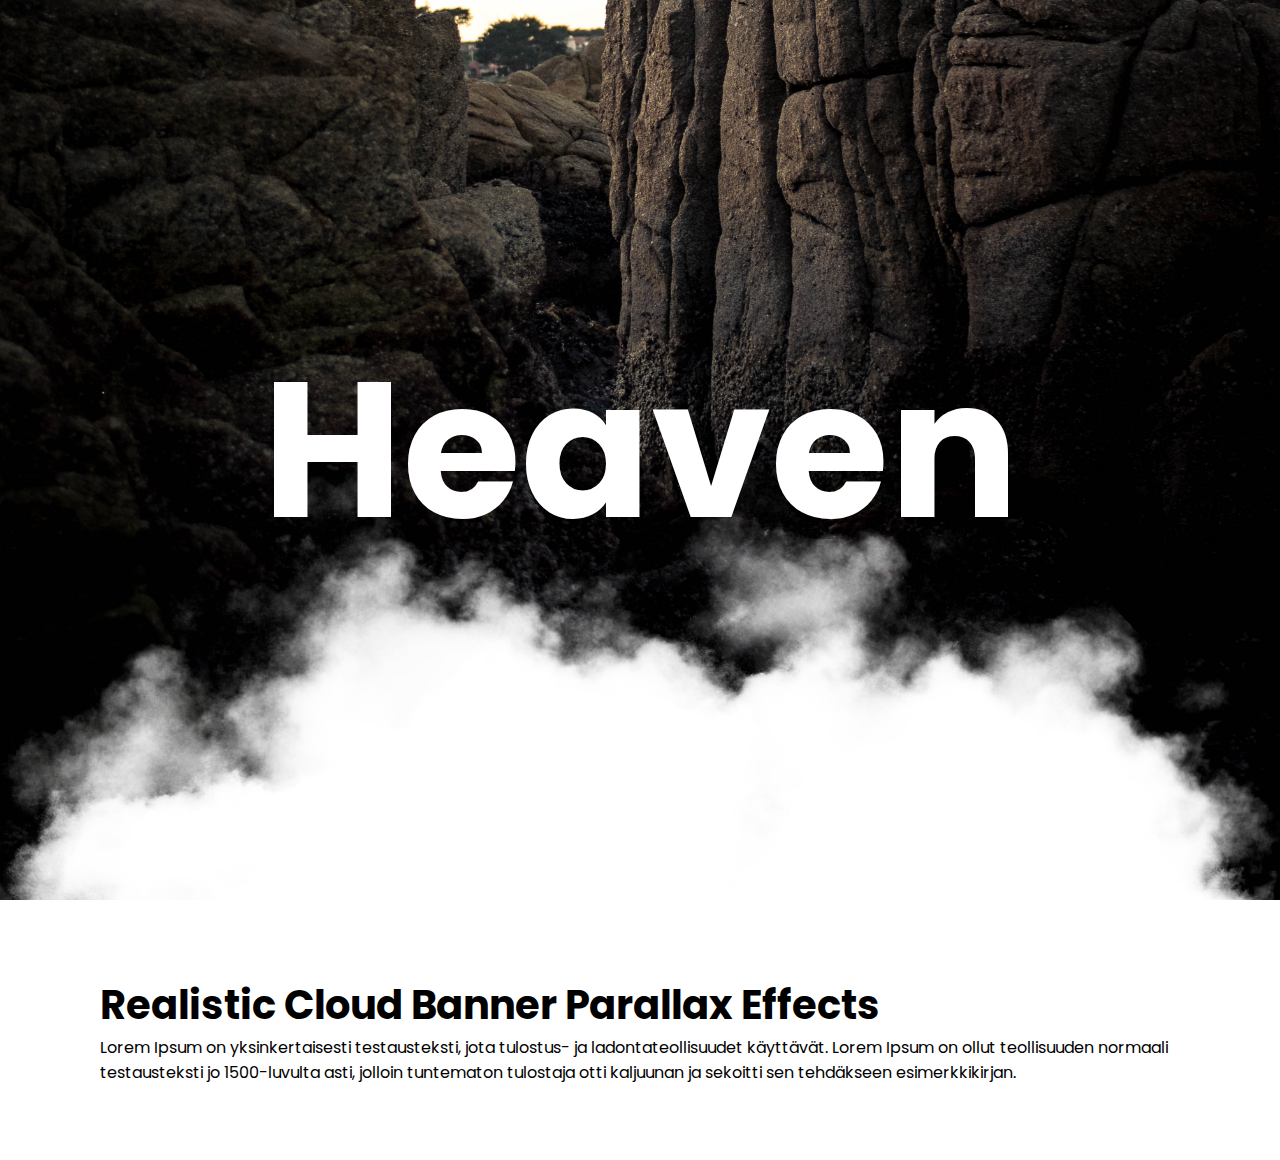
<file: backgrounds/clouds/index.html>
<!DOCTYPE html>
<html lang="en">
<head>
    <meta charset="UTF-8">
    <meta name="viewport" content="width=device-width, initial-scale=1.0">
    <link rel="stylesheet" type="text/css" href="style.css">
    <title>Clouds </title>
</head>
<body>
    <div class="banner">
     <h2 id="text">Heaven</h2>
     <div class="clouds">
      <img src="./img/cloud1.png" style="--i:1;">
      <img src="./img/cloud2.png" style="--i:2;">
      <img src="./img/cloud3.png" style="--i:3;">
      <img src="./img/cloud4.png" style="--i:4;">
      <img src="./img/cloud5.png" style="--i:5;">
      <img src="./img/cloud1.png" style="--i:10;">
      <img src="./img/cloud2.png" style="--i:9;">
      <img src="./img/cloud3.png" style="--i:8;">
      <img src="./img/cloud4.png" style="--i:7;">
      <img src="./img/cloud5.png" style="--i:6;">
     </div>
    </div>
    <section>
        <h2> Realistic Cloud Banner Parallax Effects</h2>
        <p>Lorem Ipsum on yksinkertaisesti testausteksti, jota tulostus- ja ladontateollisuudet käyttävät. Lorem Ipsum on ollut teollisuuden normaali testausteksti jo 1500-luvulta asti, jolloin tuntematon tulostaja otti kaljuunan ja sekoitti sen tehdäkseen esimerkkikirjan.</p>
    </section>
    <script type="text/javascript">
    let text = document.getElementById('text');
    window.addEventListener('scroll' , function(){
        let value = window.scrollY;
        text.style.marginBottom = value * 2 + 'px';
    })

    </script>
    
</body>
</html>
</file>
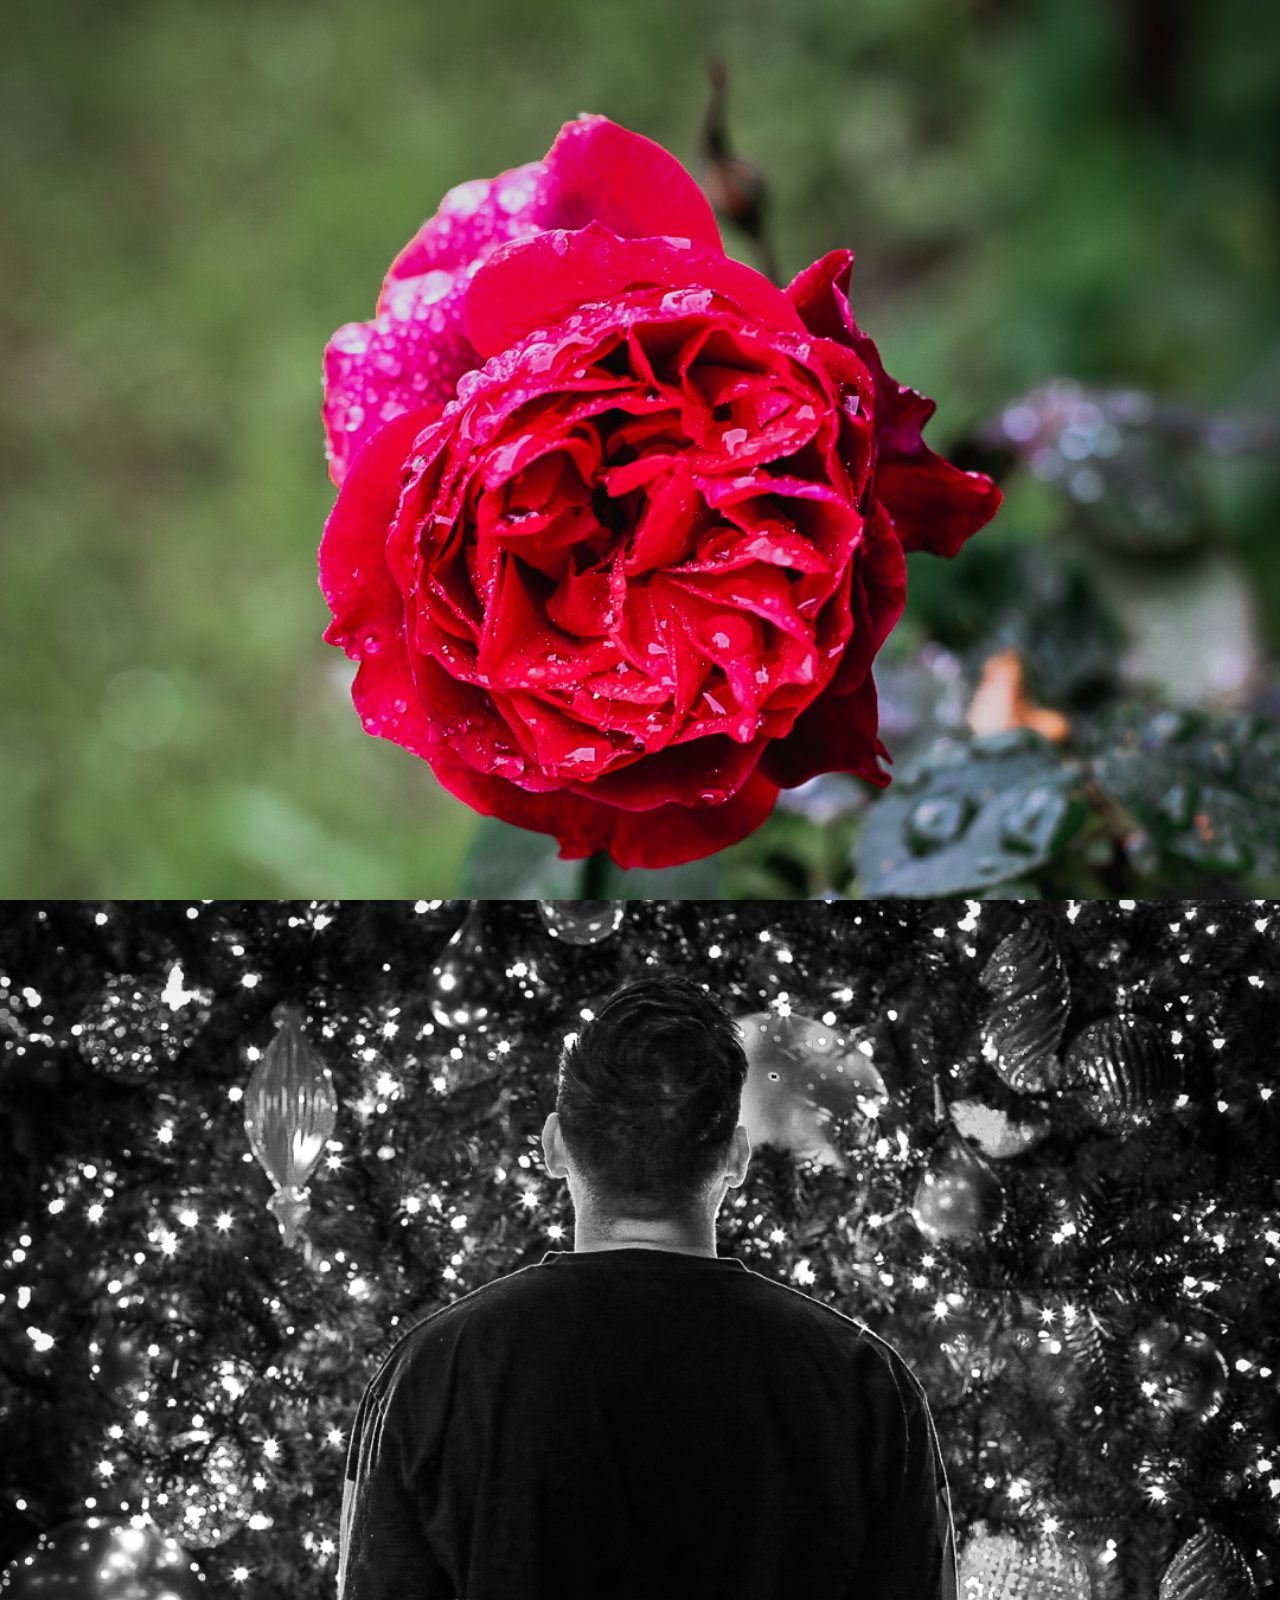
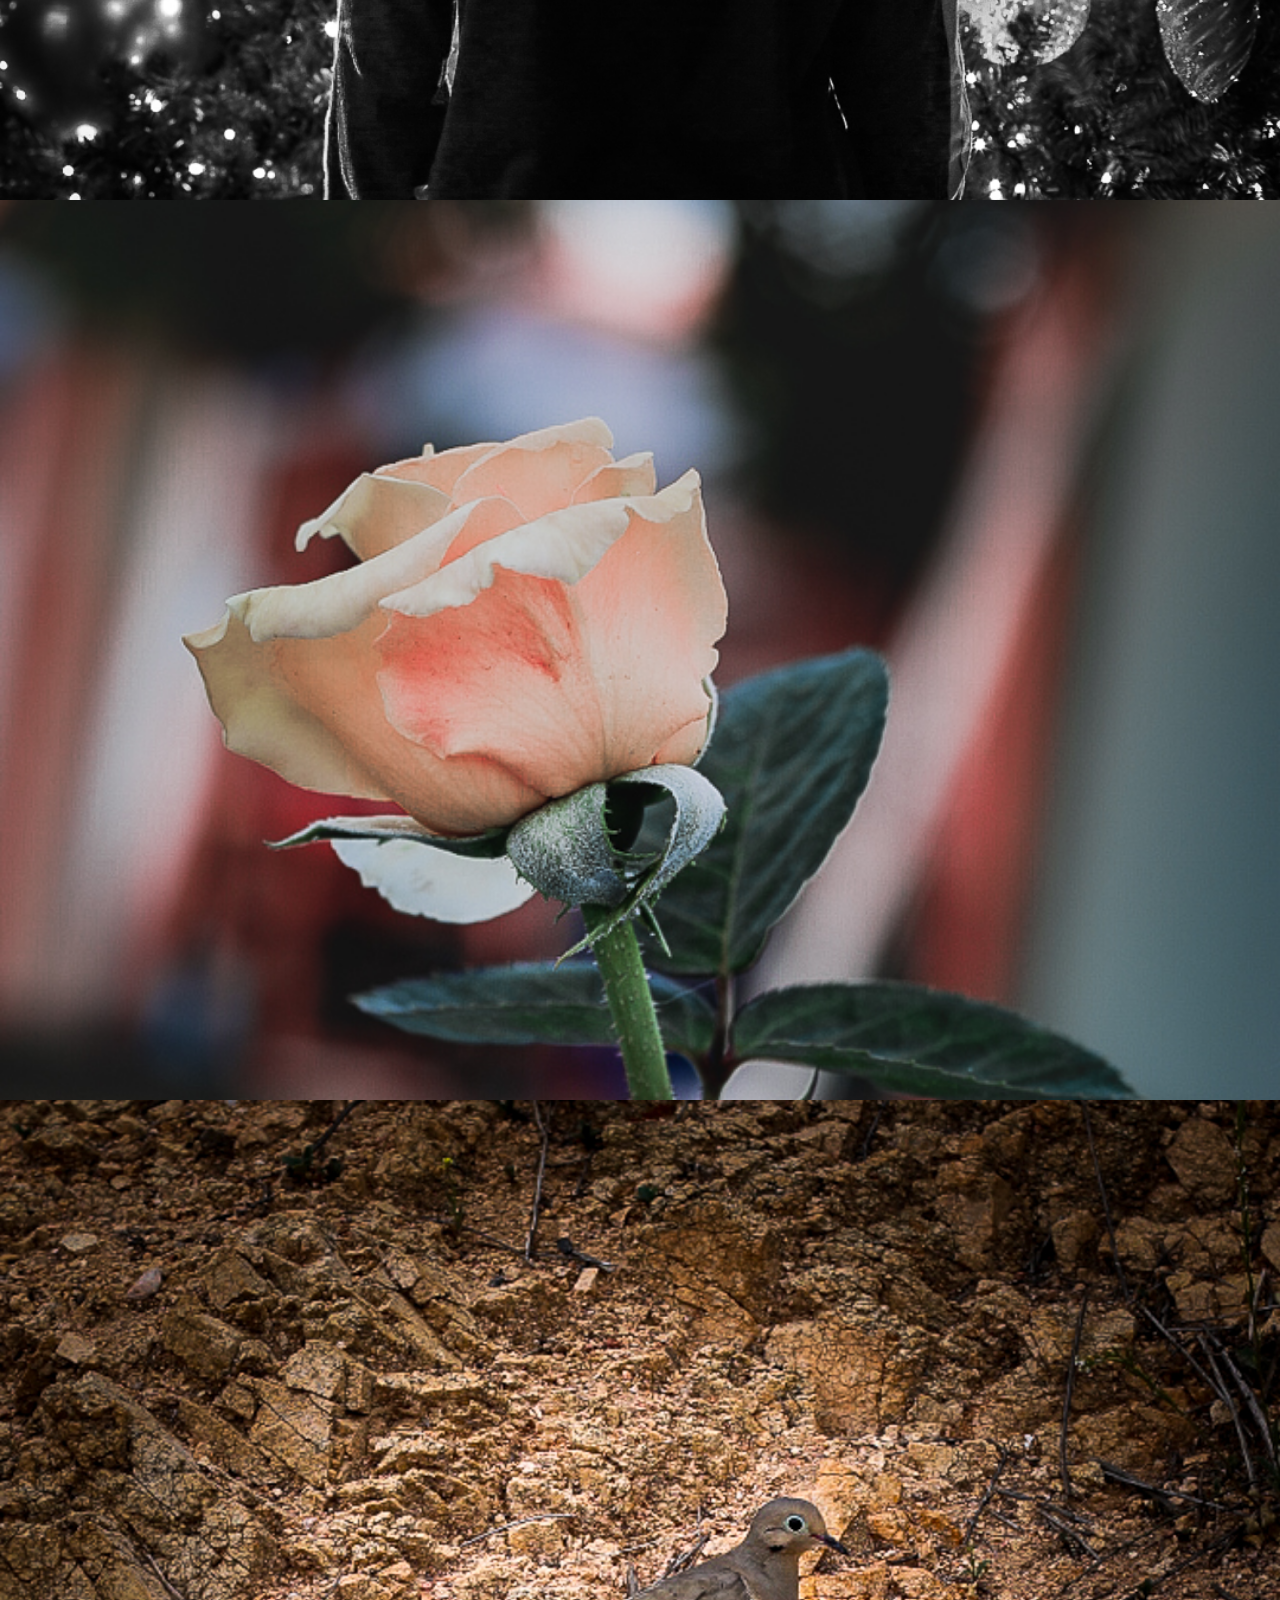
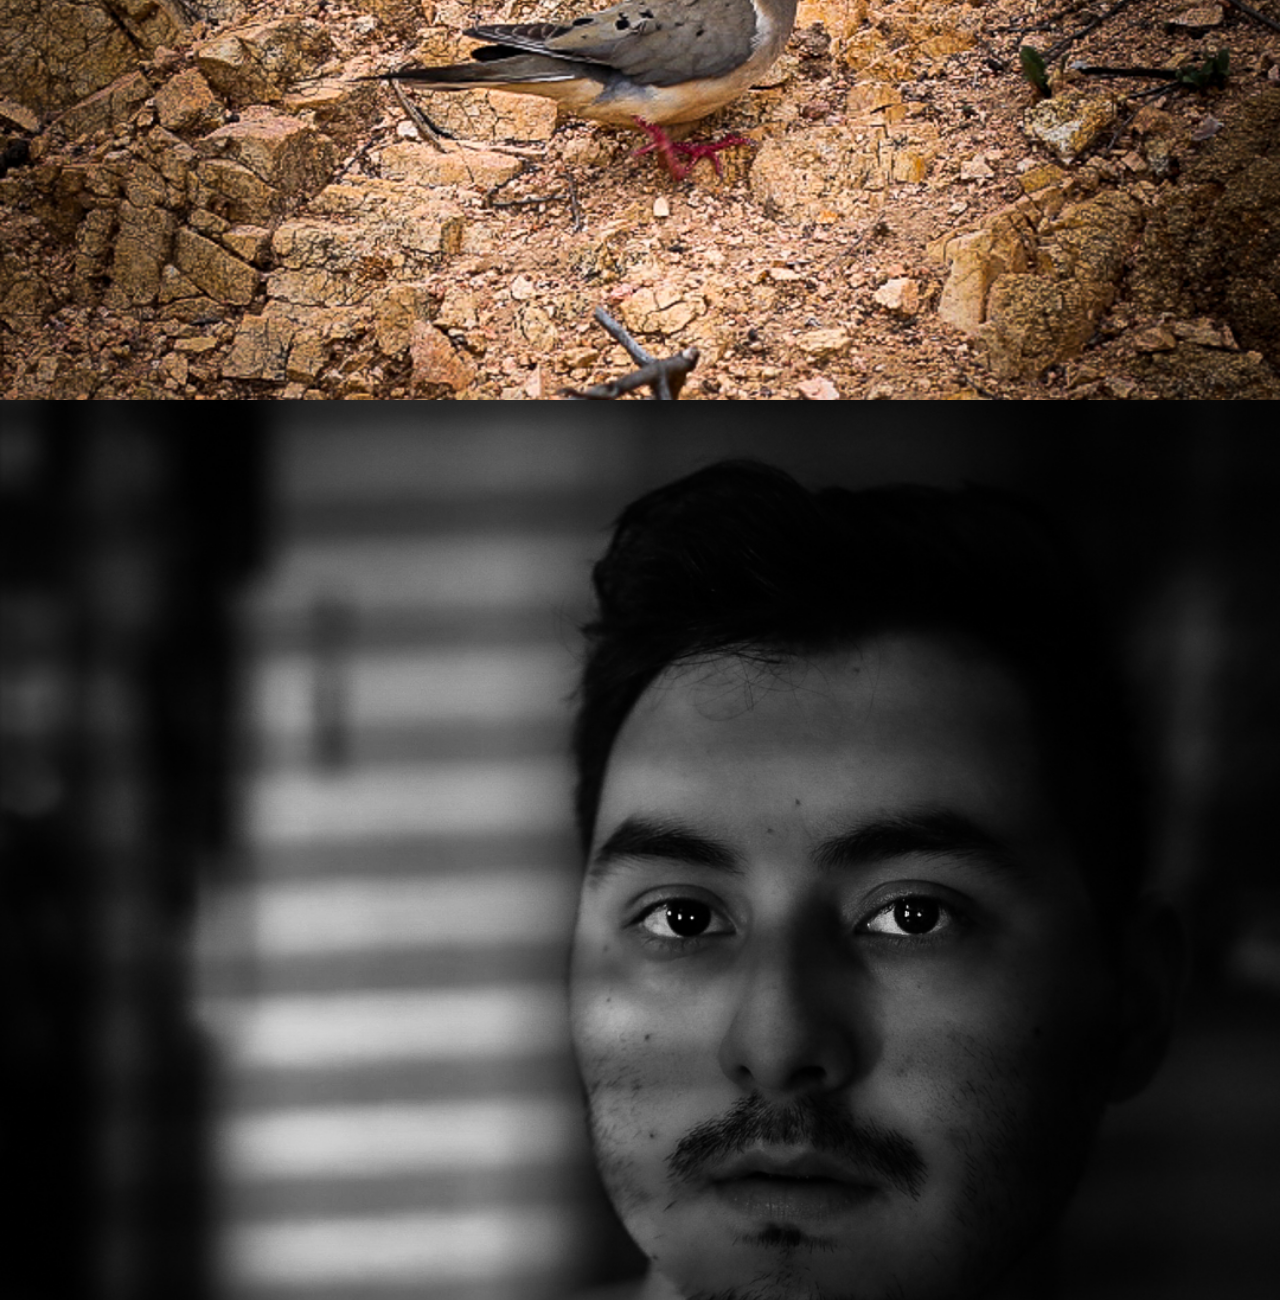
<file: backgrounds/scroll-images/index.html>
<!DOCTYPE html>
<html lang="en">
<head>
    <meta charset="UTF-8">
    <meta name="viewport" content="width=device-width, initial-scale=1.0">
    <link rel="stylesheet" href="style.css">
    <title>scrolling effect</title>
</head>
<body>
    <div class="container">
        <div class="section"></div>
        <div class="section"></div>
        <div class="section"></div>
        <div class="section"></div>
        <div class="section"></div>
    </div>
</body>
</html>
</file>
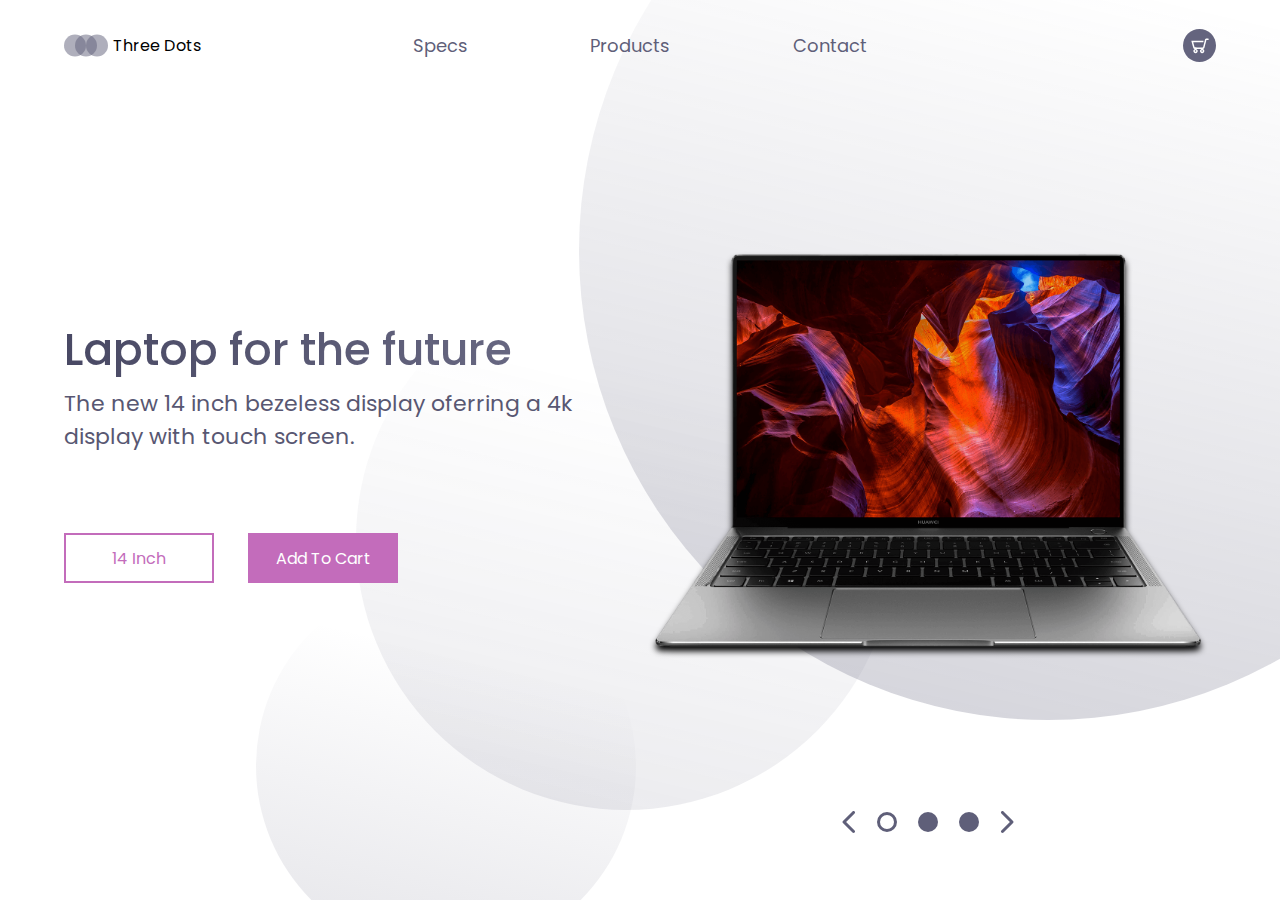
<file: webpages/landing page/index.html>
<!DOCTYPE html>
<html lang="en">
	<head>
		<meta charset="UTF-8" />
		<meta name="viewport" content="width=device-width, initial-scale=1.0" />
		<meta http-equiv="X-UA-Compatible" content="ie=edge" />
		<link
			href="https://fonts.googleapis.com/css?family=Poppins:400,500&display=swap"
			rel="stylesheet"
		/>
		<link rel="stylesheet" href="style.css" />
		<title>Landing Page</title>
	</head>
	<body>
		<header>
			<div class="logo-container">
				<img src="./img/logo.svg" alt="logo" />
				<h4 class="logo">Three Dots</h4>
			</div>
			<nav>
				<ul class="nav-links">
					<li><a class="nav-link" href="#">Specs</a></li>
					<li><a class="nav-link" href="#">Products</a></li>
					<li><a class="nav-link" href="#">Contact</a></li>
				</ul>
			</nav>
			<div class="cart">
				<img src="./img/cart.svg" alt="cart" />
			</div>
		</header>

		<main>
			<section class="presentation">
				<div class="introduction">
					<div class="intro-text">
						<h1>Laptop for the future</h1>
						<p>
							The new 14 inch bezeless display oferring a 4k
							display with touch screen.
						</p>
					</div>
					<div class="cta">
						<button class="cta-select">14 Inch</button>
						<button class="cta-add">Add To Cart</button>
					</div>
				</div>
				<div class="cover">
					<img src="./img/matebook.png" alt="matebook" />
				</div>
			</section>

			<div class="laptop-select">
				<img src="./img/arrow-left.svg" alt="" />
				<img src="./img/dot.svg" alt="" />
				<img src="./img/dot-full.svg" alt="" />
				<img src="./img/dot-full.svg" alt="" />
				<img src="./img/arrow-right.svg" alt="" />
			</div>

			<img class="big-circle" src="./img/big-eclipse.svg" alt="" />
			<img class="medium-circle" src="./img/mid-eclipse.svg" alt="" />
			<img class="small-circle" src="./img/small-eclipse.svg" alt="" />
		</main>
	</body>
</html>
</file>
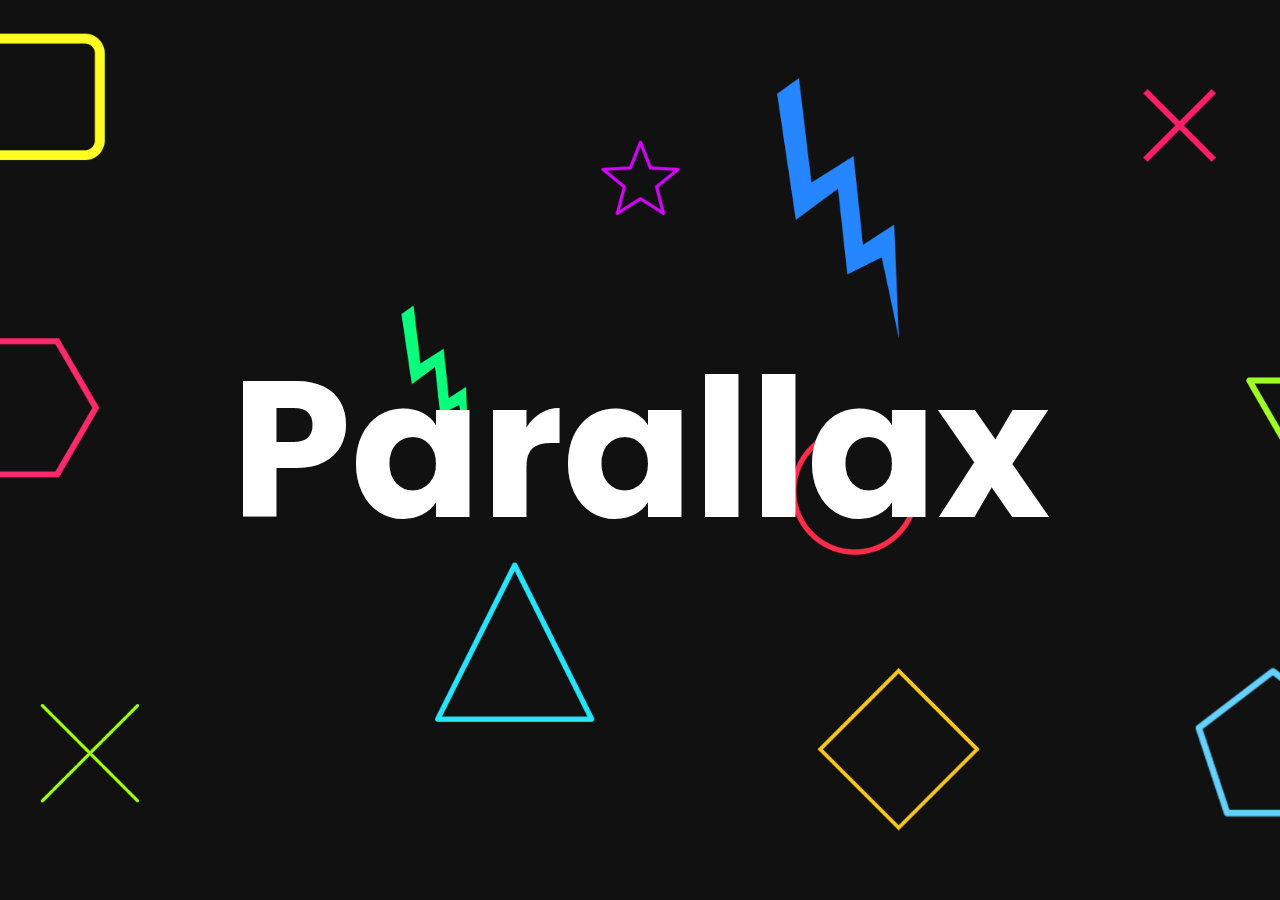
<file: backgrounds/paradox/paradox.html>
<!DOCTYPE html>
<html lang="en">
<head>
    <meta charset="UTF-8">
    <meta name="viewport" content="width=device-width, initial-scale=1.0">
    <link rel="stylesheet" href="paradox.css">
    <title>Mousemove Parallax</title>
</head>
<body>
    <section>
        <img src="./img/1.png"  data-speed="-5" class="layer" alt="yellow triangle">
        <img src="./img/2.png"  data-speed="5" class="layer" alt="yellow X">
        <img src="./img/3.png"  data-speed="2" class="layer" alt="orange diamond">
        <img src="./img/4.png"  data-speed="6" class="layer" alt=" lightblue pentagon">
        <img src="./img/5.png"  data-speed="8" class="layer" alt=" blue thunder">
        <img src="./img/6.png"  data-speed="-2" class="layer" alt="green thunder">
        <img src="./img/7.png"  data-speed="4" class="layer" alt="purple star">
        <img src="./img/8.png"  data-speed="-9" class="layer" alt="yellow square">
        <img src="./img/9.png"  data-speed="6" class="layer" alt="red X">
        <img src="./img/10.png"  data-speed="7" class="layer" alt="red circle">
        <img src="./img/11.png"  data-speed="-5" class="layer" alt="red hexagon">
        <img src="./img/12.png"  data-speed="5" class="layer" alt="blue triangle">
        <h2 class="layer" data-speed="2"> Parallax</h2>
    </section>
    <script type="text/javascript">
     document.addEventListener("mousemove" , parallax);
     function parallax(e){
         this.querySelectorAll('.layer').forEach(layer => {
             const speed = layer.getAttribute('data-speed')
             const x = (window.innerWidth - e.pageX*speed)/100
             const y = (window.innerHeight - e.pageY*speed)/100
             layer.style.transform = `translate(${x}px) translateY(${y}px)`
         })
     }
    </script>
</body>
</html>
</file>
<file: backgrounds/clouds/style.css>
@import url('https://fonts.googleapis.com/css2?family=Poppins:wght@300;400;500;600;700;800;900&display=swap');

*{
    margin: 0;
    padding: 0;
    box-sizing: border-box;
    font-family: 'Poppins',sans-serif;
}
.banner{
    position: relative;
    width: 100%;
    height: 100vh;
    background: url(./img/sammie-vasquez-Zdf3zn5XXtU-unsplash.jpg);
    background-size: cover;
    background-position: bottom;
    display: flex;
    justify-content: center;
    align-items: center;
}
.banner #text{
    position: relative;
    font-size: 12em;
    color: #fff;
}
.banner .clouds{
    position: absolute;
    top: 0;
    left: 0;
    width: 100%;
    height: 100%;
    overflow: hidden;
    pointer-events: none;
}
.banner .clouds img{
    position: absolute;
    bottom: 0;
    max-width: 100%;
    animation: animate calc(3s*var(--i)) linear infinite;
}
@keyframes animate
{
    0%
    {
        opacity: 0;
        transform: scale(1);
    }
    25%,75%{
        opacity: 1;
    }
    100%{
        transform: scale(3);
    }
}
section{
    position: relative;
    padding: 75px 100px;
}
section h2{
    position: relative;
    font-size: 2.5em;
}
</file>
<file: backgrounds/scroll-images/style.css>
body{
    margin: 0;
    padding: 0;
}
.container{
    position: relative;
    width: 100%;
}
.container .section{
    position: sticky;
    top: 0;
    width: 100%;
    height: 100vh;
    background: #000;
}
.container .section:nth-child(1){
    background: url(./img/rose\ \(1\).jpg);
    background-size: cover;
}
.container .section:nth-child(2){
    background: url(./img/christmas.jpg);
    background-size: cover;
}
.container .section:nth-child(3){
    background: url(./img/cup.jpg);
    background-size: cover;
}
.container .section:nth-child(4){
    background: url(./img/bird.jpg);
    background-size: cover;
}
.container .section:nth-child(5){
    background: url(./img/shadow.jpg);
    background-size: cover;
}
</file>
<file: webpages/landing page/style.css>
* {
	margin: 0px;
	padding: 0px;
	box-sizing: border-box;
}

body {
	font-family: 'Poppins', sans-serif;
}
button {
	font-family: 'Poppins', sans-serif;
}

header {
	display: flex;
	width: 90%;
	height: 10vh;
	margin: auto;
	align-items: center;
}

.logo-container,
.nav-links,
.cart {
	display: flex;
}

.logo-container {
	flex: 1;
}
.logo {
	font-weight: 400;
	margin: 5px;
}
nav {
	flex: 2;
}
.nav-links {
	justify-content: space-around;
	list-style: none;
}
.nav-link {
	color: #5f5f79;
	font-size: 18px;
	text-decoration: none;
}
.cart {
	flex: 1;
	justify-content: flex-end;
}

.presentation {
	display: flex;
	width: 90%;
	margin: auto;
	min-height: 80vh;
	align-items: center;
}
.introduction {
	flex: 1;
}
.intro-text h1 {
	font-size: 44px;
	font-weight: 500;
	background: linear-gradient(to right, #494964, #6f6f89);
	-webkit-background-clip: text;
	-webkit-text-fill-color: transparent;
}
.intro-text p {
	margin-top: 5px;
	font-size: 22px;
	color: #585772;
}
.cta {
	padding: 50px 0px 0px 0px;
}
.cta-select {
	border: 2px solid #c36cbb;
	background: transparent;
	color: #c36cbb;
	width: 150px;
	height: 50px;
	cursor: pointer;
	font-size: 16px;
}
.cta-add {
	background: #c36cbb;
	width: 150px;
	height: 50px;
	cursor: pointer;
	font-size: 16px;
	border: none;
	color: white;
	margin: 30px 0px 0px 30px;
}

.cover {
	flex: 1;
	display: flex;
	justify-content: center;
	height: 60vh;
}
.cover img {
	height: 100%;
	filter: drop-shadow(0px 5px 3px black);
	animation: drop 1.5s ease;
}

.big-circle {
	position: absolute;
	top: 0px;
	right: 0px;
	z-index: -1;
	opacity: 0.5;
	height: 80%;
}
.medium-circle {
	position: absolute;
	top: 30%;
	right: 30%;
	z-index: -1;
	height: 60%;
	opacity: 0.4;
}
.small-circle {
	position: absolute;
	bottom: 0%;
	left: 20%;
	z-index: -1;
}

.laptop-select {
	width: 15%;
	display: flex;
	justify-content: space-around;
	position: absolute;
	right: 20%;
}

@keyframes drop {
	0% {
		opacity: 0;
		transform: translateY(-80px);
	}
	100% {
		opacity: 1;
		transform: translateY(0px);
	}
}

@media screen and (max-width: 1024px) {
	.presentation {
		flex-direction: column;
	}
	.introduction {
		margin-top: 5vh;
		text-align: center;
	}
	.intro-text h1 {
		font-size: 30px;
	}
	.intro-text p {
		font-size: 18px;
	}
	.cta {
		padding: 10px 0px 0px 0px;
	}
	.laptop-select {
		bottom: 5%;
		right: 50%;
		width: 50%;
		transform: translate(50%, 5%);
	}
	.cover img {
		height: 80%;
	}
	.small-circle,
	.medium-circle,
	.big-circle {
		opacity: 0.2;
	}
}
© 2020 GitHub, Inc.
</file>
<file: backgrounds/paradox/paradox.css>
@import url('https://fonts.googleapis.com/css2?family=Poppins:wght@200;300;400;500;600;700;800;900&display=swap');

*{
    margin: 0;
    padding: 0;
    box-sizing: border-box;
    font-family: 'Poppins',sans-serif;
}
body{
    background: #111;
}
section{
    position: relative;
    width: 100%;
    height: 100vh;
    overflow: hidden;
    display: flex;
    justify-content: center;
    align-items: center;
}
section img{
    position: absolute;
    top: 0;
    left: 0;
    width: 100%;
    height:100%;
    object-fit: cover;
}
section h2{
    position: relative;
    color: #fff;
    font-size: 12em;
}
</file>
